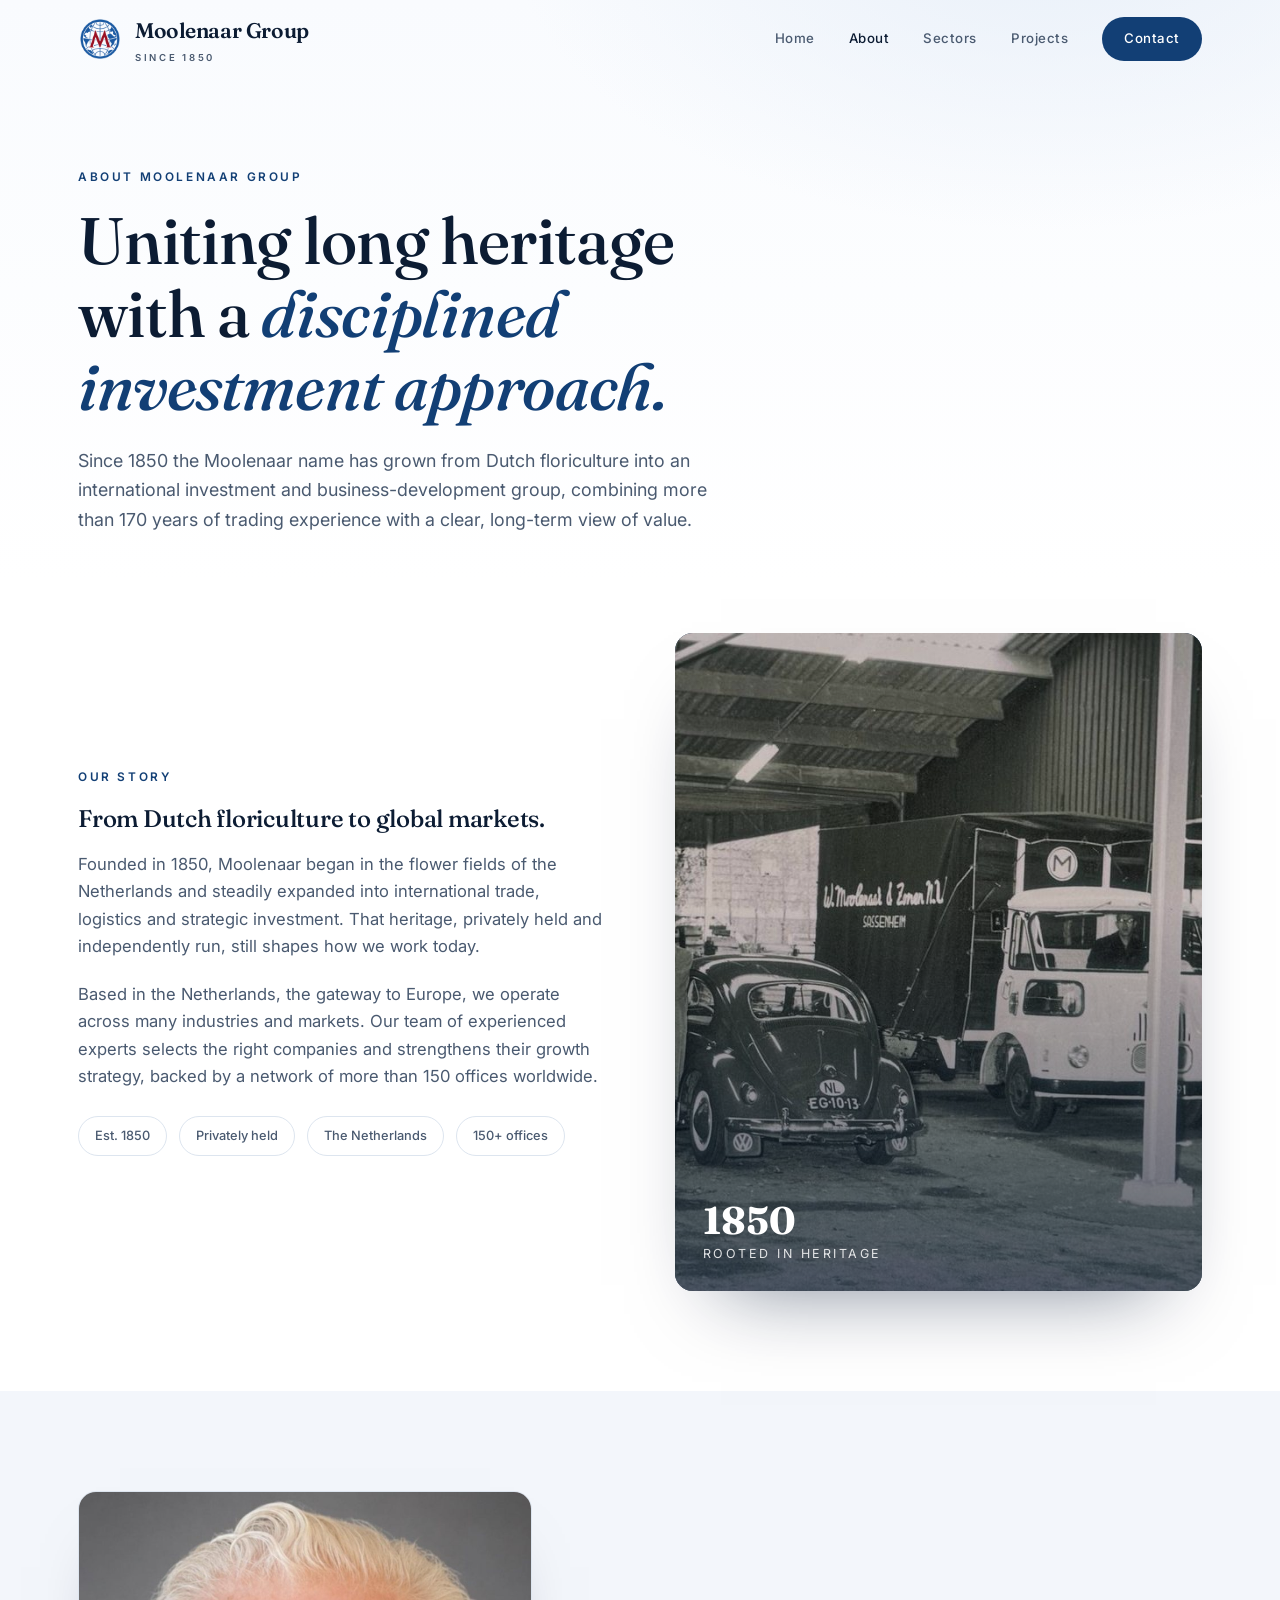
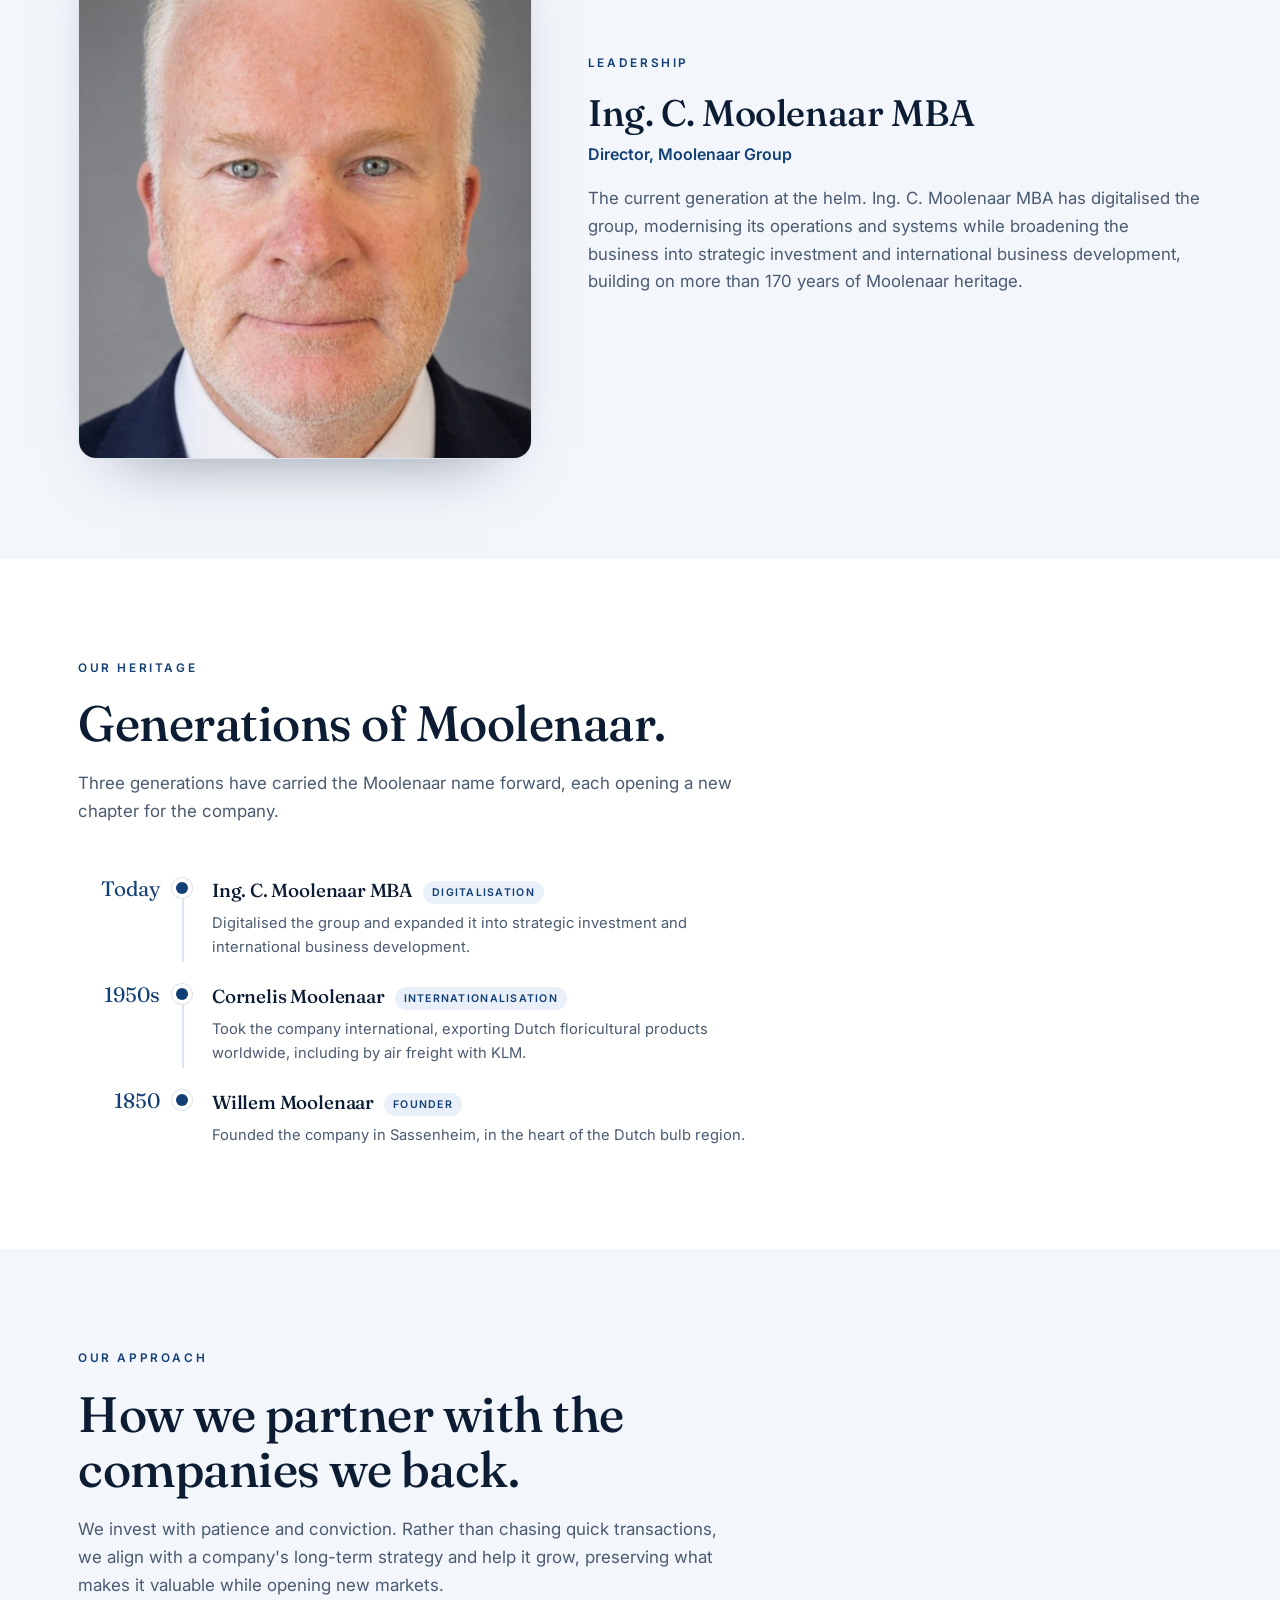
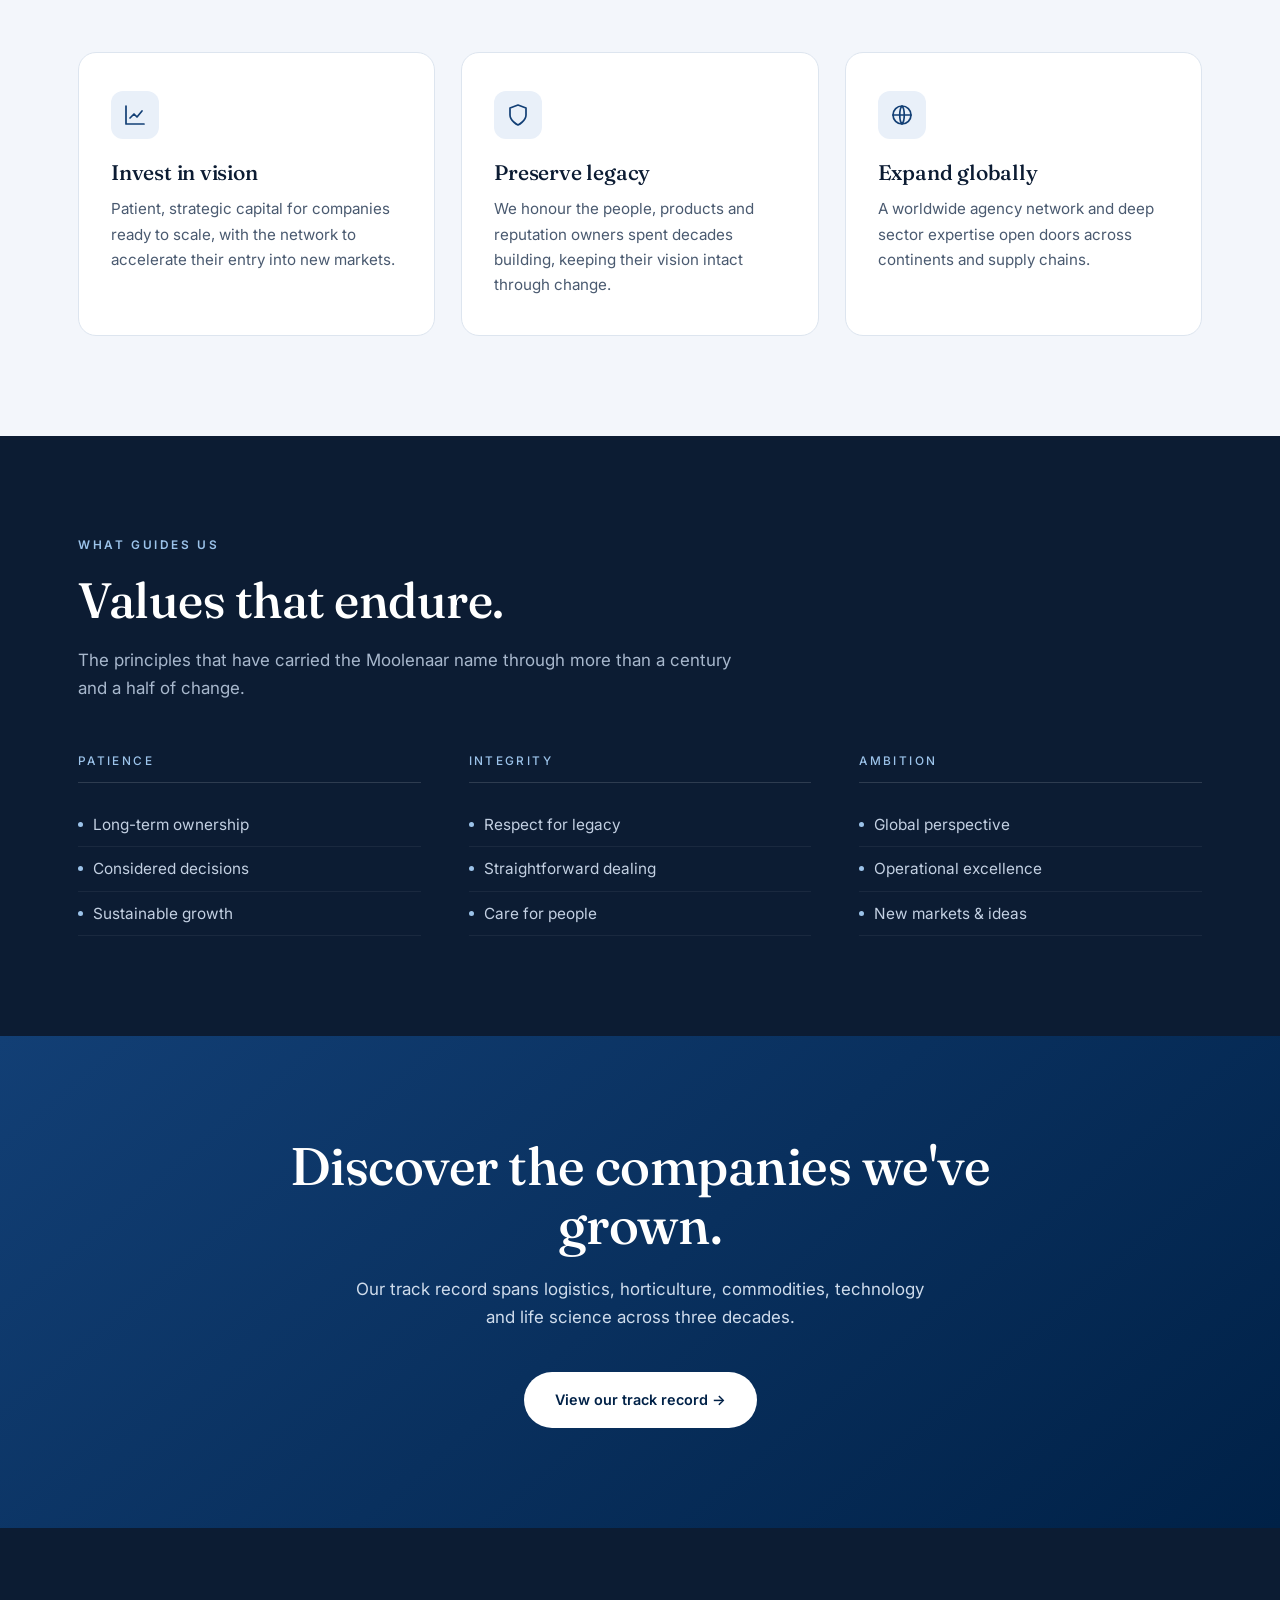
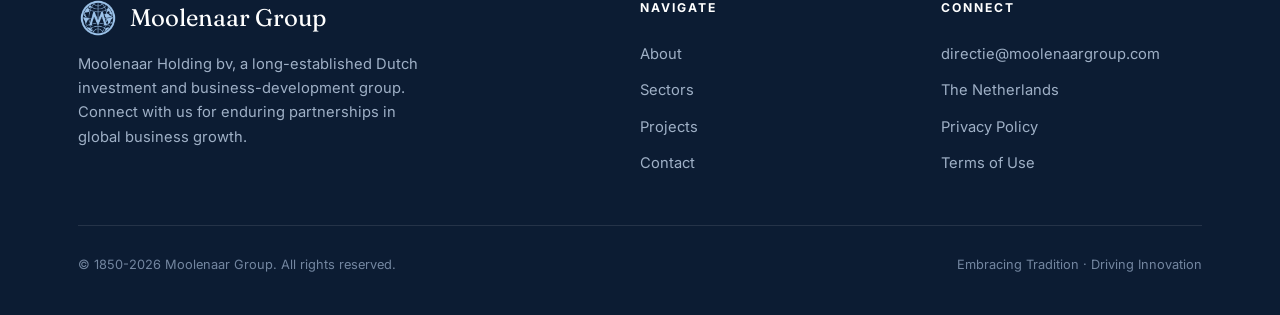
<file: about.html>
<!DOCTYPE html>
<html lang="en">
<head>
<meta charset="UTF-8">
<meta name="viewport" content="width=device-width, initial-scale=1.0">
<title>About | Moolenaar Group</title>
<meta name="description" content="Moolenaar Group is a Dutch investment and business-development group established in 1850, uniting long heritage with a disciplined, long-term investment approach.">
<link rel="preconnect" href="https://fonts.googleapis.com">
<link rel="preconnect" href="https://fonts.gstatic.com" crossorigin>
<link href="https://fonts.googleapis.com/css2?family=Fraunces:opsz,wght@9..144,400;9..144,500;9..144,600&family=Inter:wght@300;400;500;600;700&display=swap" rel="stylesheet">
<link rel="stylesheet" href="styles.css">
<link rel="icon" type="image/png" href="logo-color.png">
<noscript><style>.reveal{opacity:1!important;transform:none!important}</style></noscript>
</head>
<body>

<header id="hdr">
  <div class="wrap nav">
    <a href="index.html" class="brand">
      <span class="logo" aria-hidden="true"></span>
      <span>Moolenaar Group<small>Since 1850</small></span>
    </a>
    <nav class="menu" id="menu">
      <a href="index.html">Home</a>
      <a href="about.html" class="active">About</a>
      <a href="sectors.html">Sectors</a>
      <a href="projects.html">Projects</a>
      <a class="cta" href="contact.html">Contact</a>
    </nav>
    <button class="burger" id="burger" aria-label="Menu"><span></span><span></span><span></span></button>
  </div>
</header>

<section class="page-hero">
  <div class="wrap">
    <div class="eyebrow reveal">About Moolenaar Group</div>
    <h1 class="reveal">Uniting long heritage with a <em>disciplined investment approach.</em></h1>
    <p class="reveal">Since 1850 the Moolenaar name has grown from Dutch floriculture into an international investment and business-development group, combining more than 170 years of trading experience with a clear, long-term view of value.</p>
  </div>
</section>

<!-- STORY -->
<section>
  <div class="wrap feature">
    <div class="reveal">
      <div class="eyebrow">Our story</div>
      <h2>From Dutch floriculture to global markets.</h2>
      <p>Founded in 1850, Moolenaar began in the flower fields of the Netherlands and steadily expanded into international trade, logistics and strategic investment. That heritage, privately held and independently run, still shapes how we work today.</p>
      <p>Based in the Netherlands, the gateway to Europe, we operate across many industries and markets. Our team of experienced experts selects the right companies and strengthens their growth strategy, backed by a network of more than 150 offices worldwide.</p>
      <div class="pillars">
        <span class="pill">Est. 1850</span>
        <span class="pill">Privately held</span>
        <span class="pill">The Netherlands</span>
        <span class="pill">150+ offices</span>
      </div>
    </div>
    <div class="feature-visual reveal">
      <img src="history-founding.jpg" alt="W. Moolenaar &amp; Zonen N.V., Sassenheim" loading="lazy">
      <div class="est"><b>1850</b><span>Rooted in heritage</span></div>
    </div>
  </div>
</section>

<!-- LEADERSHIP -->
<section class="alt">
  <div class="wrap leader">
    <div class="leader-photo reveal">
      <img src="team-cmoolenaar.jpg" alt="Ing. C. Moolenaar MBA, director of Moolenaar Group" loading="lazy">
    </div>
    <div class="reveal">
      <div class="eyebrow">Leadership</div>
      <h3>Ing. C. Moolenaar MBA</h3>
      <div class="title">Director, Moolenaar Group</div>
      <p>The current generation at the helm. Ing. C. Moolenaar MBA has digitalised the group, modernising its operations and systems while broadening the business into strategic investment and international business development, building on more than 170 years of Moolenaar heritage.</p>
    </div>
  </div>
</section>

<!-- HERITAGE TIMELINE -->
<section>
  <div class="wrap">
    <div class="sec-head reveal">
      <div class="eyebrow">Our heritage</div>
      <h2>Generations of Moolenaar.</h2>
      <p>Three generations have carried the Moolenaar name forward, each opening a new chapter for the company.</p>
    </div>
    <div class="timeline">
      <div class="tl reveal">
        <div class="tl-year">Today</div>
        <div class="tl-body">
          <h3>Ing. C. Moolenaar MBA</h3><span class="tl-role">Digitalisation</span>
          <p>Digitalised the group and expanded it into strategic investment and international business development.</p>
        </div>
      </div>
      <div class="tl reveal">
        <div class="tl-year">1950s</div>
        <div class="tl-body">
          <h3>Cornelis Moolenaar</h3><span class="tl-role">Internationalisation</span>
          <p>Took the company international, exporting Dutch floricultural products worldwide, including by air freight with KLM.</p>
        </div>
      </div>
      <div class="tl reveal">
        <div class="tl-year">1850</div>
        <div class="tl-body">
          <h3>Willem Moolenaar</h3><span class="tl-role">Founder</span>
          <p>Founded the company in Sassenheim, in the heart of the Dutch bulb region.</p>
        </div>
      </div>
    </div>
  </div>
</section>

<!-- APPROACH -->
<section class="alt">
  <div class="wrap">
    <div class="sec-head reveal">
      <div class="eyebrow">Our approach</div>
      <h2>How we partner with the companies we back.</h2>
      <p>We invest with patience and conviction. Rather than chasing quick transactions, we align with a company's long-term strategy and help it grow, preserving what makes it valuable while opening new markets.</p>
    </div>
    <div class="cards3">
      <div class="card reveal">
        <div class="ico"><svg width="24" height="24" viewBox="0 0 24 24" fill="none" stroke="currentColor" stroke-width="1.7" stroke-linecap="round" stroke-linejoin="round"><path d="M3 3v18h18"/><path d="m7 15 4-4 3 3 5-6"/></svg></div>
        <h3>Invest in vision</h3>
        <p>Patient, strategic capital for companies ready to scale, with the network to accelerate their entry into new markets.</p>
      </div>
      <div class="card reveal">
        <div class="ico"><svg width="24" height="24" viewBox="0 0 24 24" fill="none" stroke="currentColor" stroke-width="1.7" stroke-linecap="round" stroke-linejoin="round"><path d="M12 22s8-4 8-10V5l-8-3-8 3v7c0 6 8 10 8 10Z"/></svg></div>
        <h3>Preserve legacy</h3>
        <p>We honour the people, products and reputation owners spent decades building, keeping their vision intact through change.</p>
      </div>
      <div class="card reveal">
        <div class="ico"><svg width="24" height="24" viewBox="0 0 24 24" fill="none" stroke="currentColor" stroke-width="1.7" stroke-linecap="round" stroke-linejoin="round"><circle cx="12" cy="12" r="9"/><path d="M3 12h18M12 3c3 3 3 15 0 18M12 3c-3 3-3 15 0 18"/></svg></div>
        <h3>Expand globally</h3>
        <p>A worldwide agency network and deep sector expertise open doors across continents and supply chains.</p>
      </div>
    </div>
  </div>
</section>

<!-- VALUES -->
<section class="dark">
  <div class="wrap">
    <div class="sec-head reveal">
      <div class="eyebrow">What guides us</div>
      <h2>Values that endure.</h2>
      <p>The principles that have carried the Moolenaar name through more than a century and a half of change.</p>
    </div>
    <div class="exp-cols">
      <div class="exp-col reveal">
        <h4>Patience</h4>
        <ul><li>Long-term ownership</li><li>Considered decisions</li><li>Sustainable growth</li></ul>
      </div>
      <div class="exp-col reveal">
        <h4>Integrity</h4>
        <ul><li>Respect for legacy</li><li>Straightforward dealing</li><li>Care for people</li></ul>
      </div>
      <div class="exp-col reveal">
        <h4>Ambition</h4>
        <ul><li>Global perspective</li><li>Operational excellence</li><li>New markets &amp; ideas</li></ul>
      </div>
    </div>
  </div>
</section>

<!-- CTA -->
<section class="cta-band">
  <div class="wrap reveal">
    <h2>Discover the companies we've grown.</h2>
    <p>Our track record spans logistics, horticulture, commodities, technology and life science across three decades.</p>
    <a class="btn btn-primary" href="projects.html">View our track record →</a>
  </div>
</section>

<footer>
  <div class="wrap">
    <div class="foot-top">
      <div>
        <div class="foot-brand">
          <span class="logo" aria-hidden="true"></span>
          Moolenaar Group
        </div>
        <p>Moolenaar Holding bv, a long-established Dutch investment and business-development group. Connect with us for enduring partnerships in global business growth.</p>
      </div>
      <div class="foot-col">
        <h5>Navigate</h5>
        <a href="about.html">About</a>
        <a href="sectors.html">Sectors</a>
        <a href="projects.html">Projects</a>
        <a href="contact.html">Contact</a>
      </div>
      <div class="foot-col">
        <h5>Connect</h5>
        <a href="mailto:directie@moolenaargroup.com">directie@moolenaargroup.com</a>
        <a href="contact.html">The Netherlands</a>
        <a href="#">Privacy Policy</a>
        <a href="#">Terms of Use</a>
      </div>
    </div>
    <div class="foot-bottom">
      <span>© 1850-2026 Moolenaar Group. All rights reserved.</span>
      <span>Embracing Tradition · Driving Innovation</span>
    </div>
  </div>
</footer>

<script src="script.js"></script>
</body>
</html>
</file>
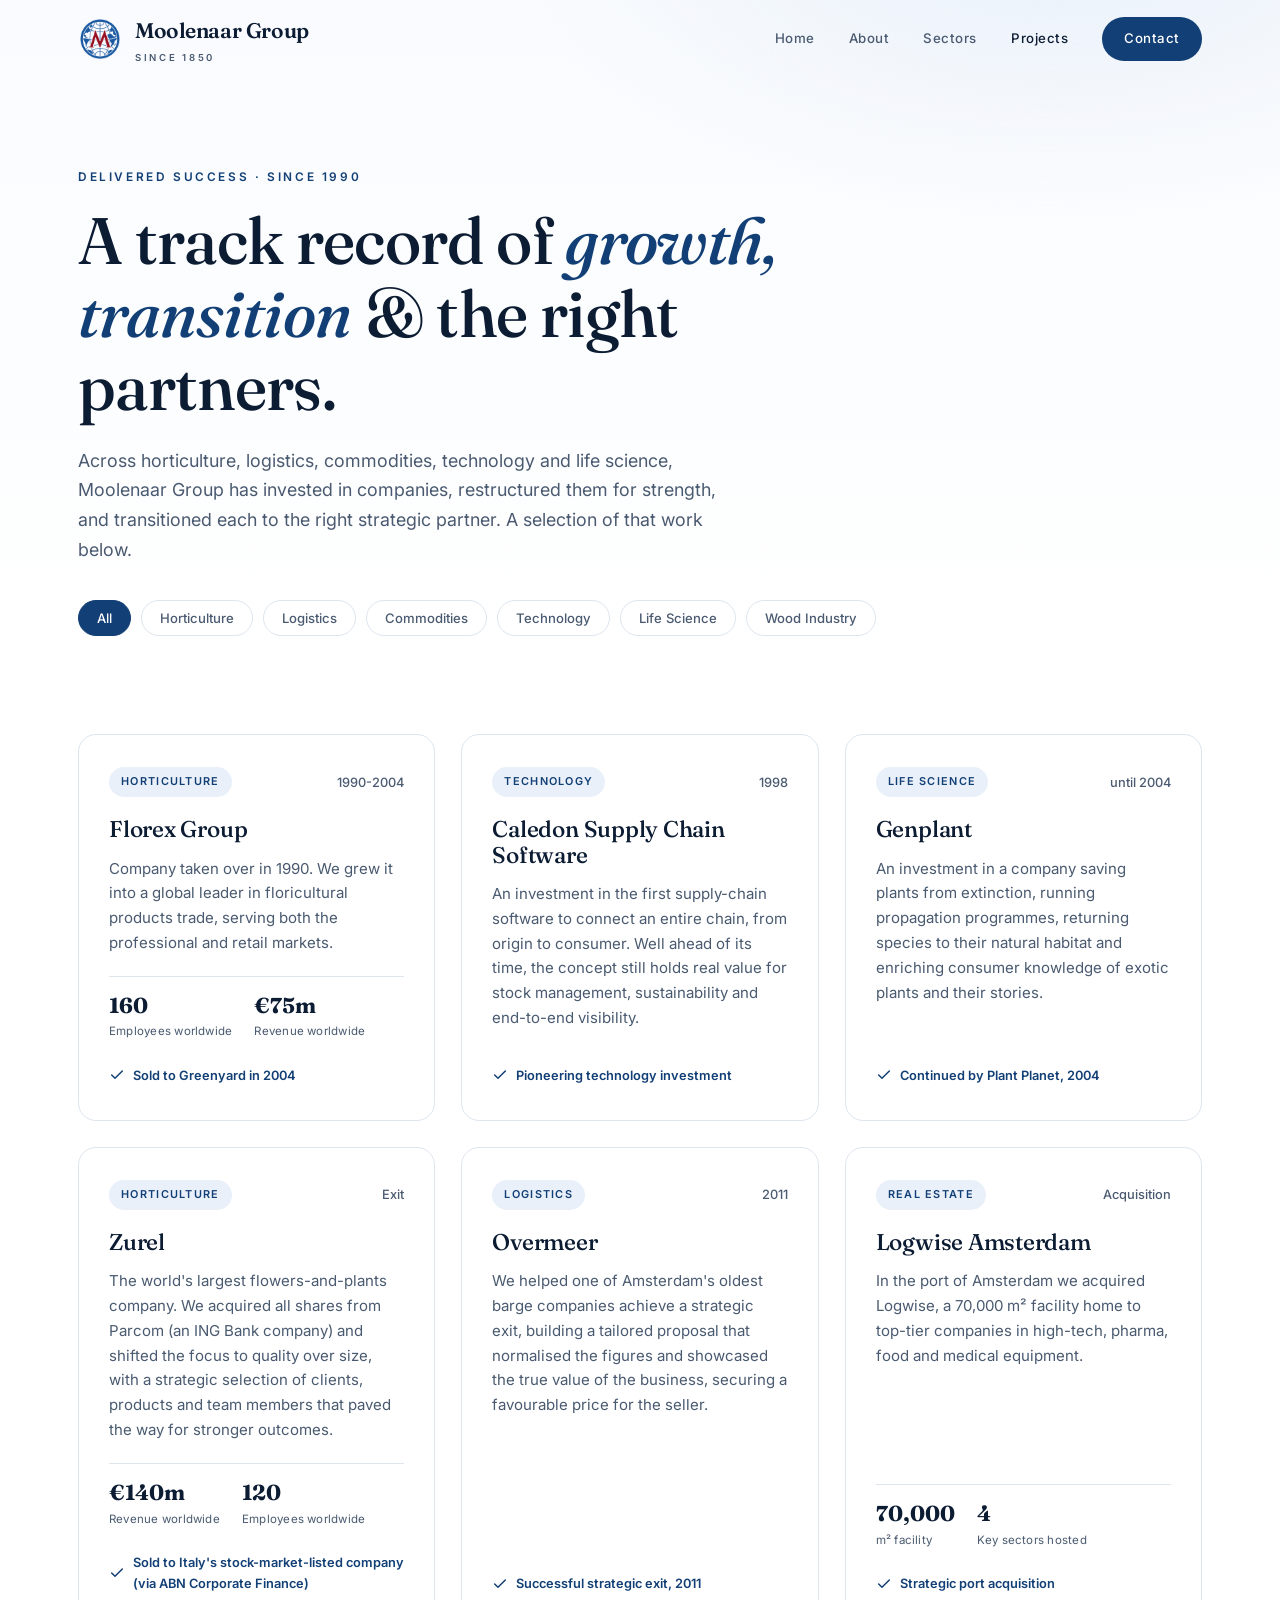
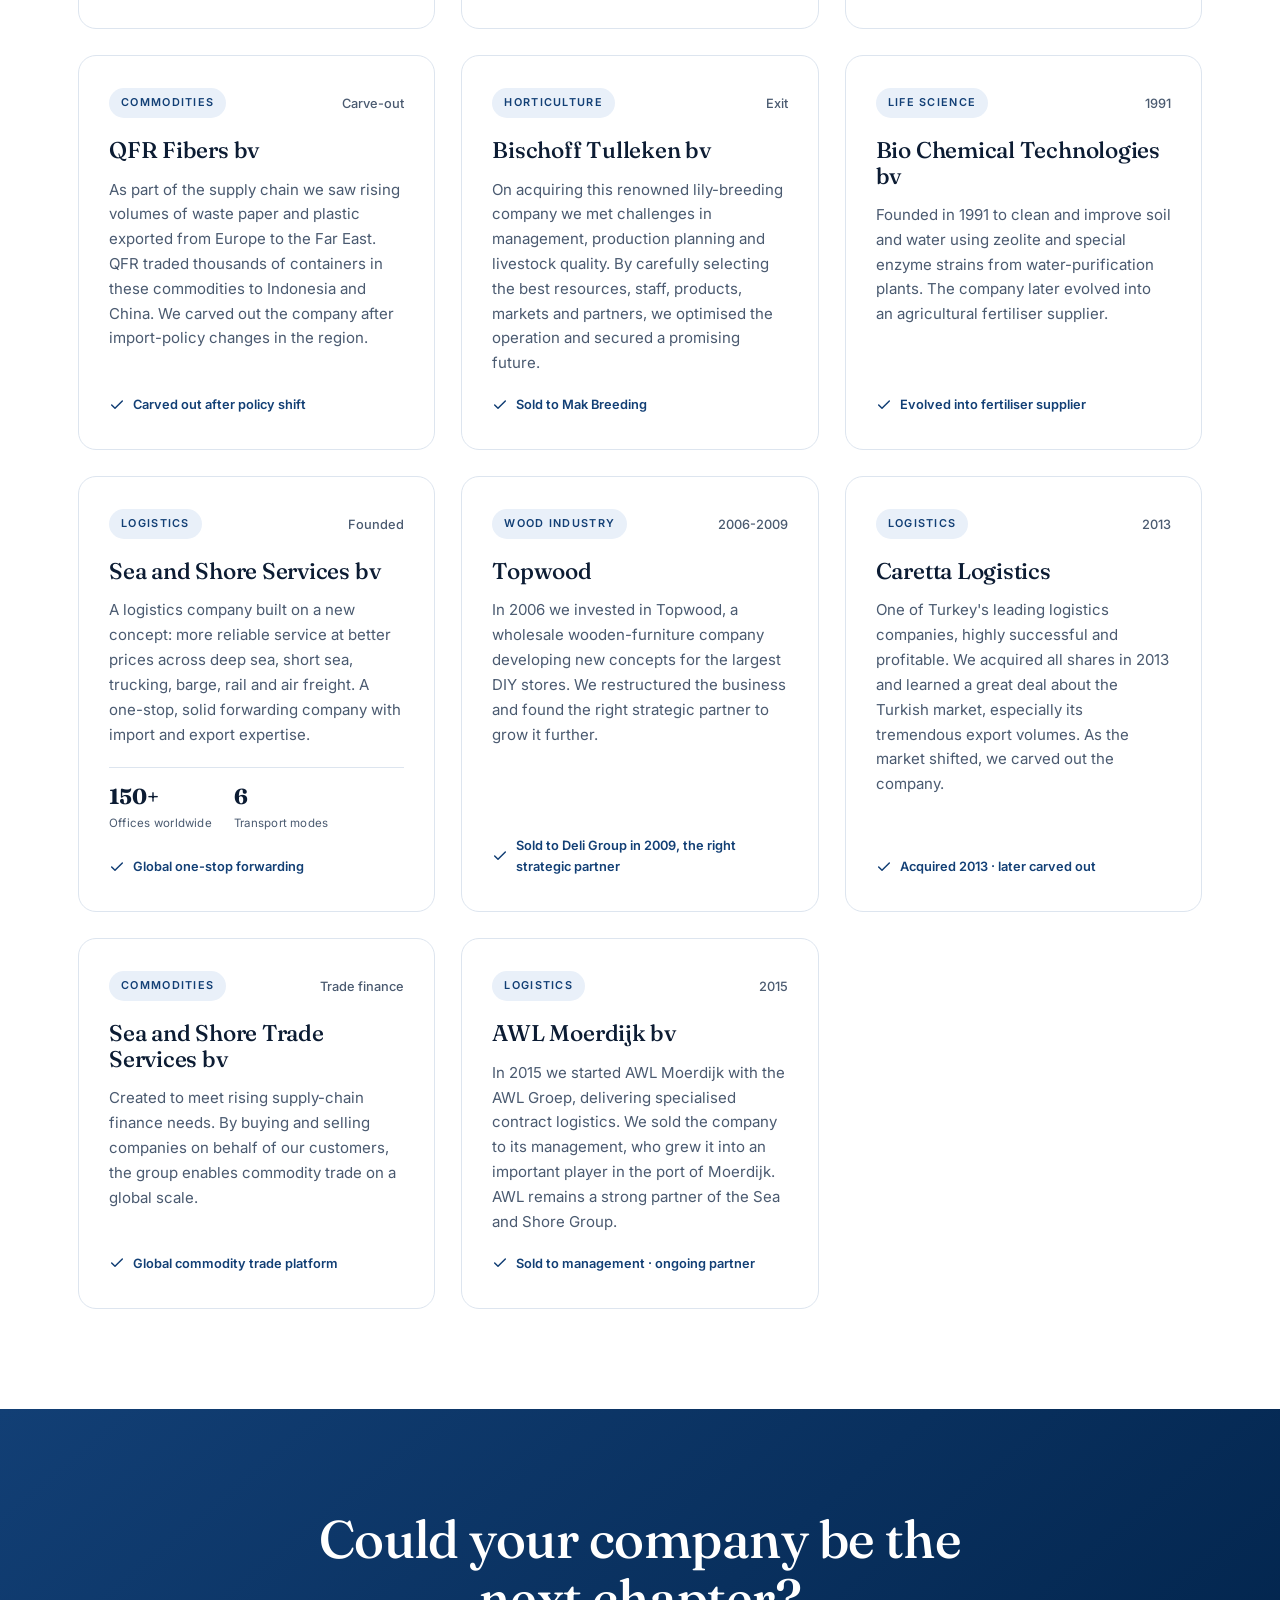
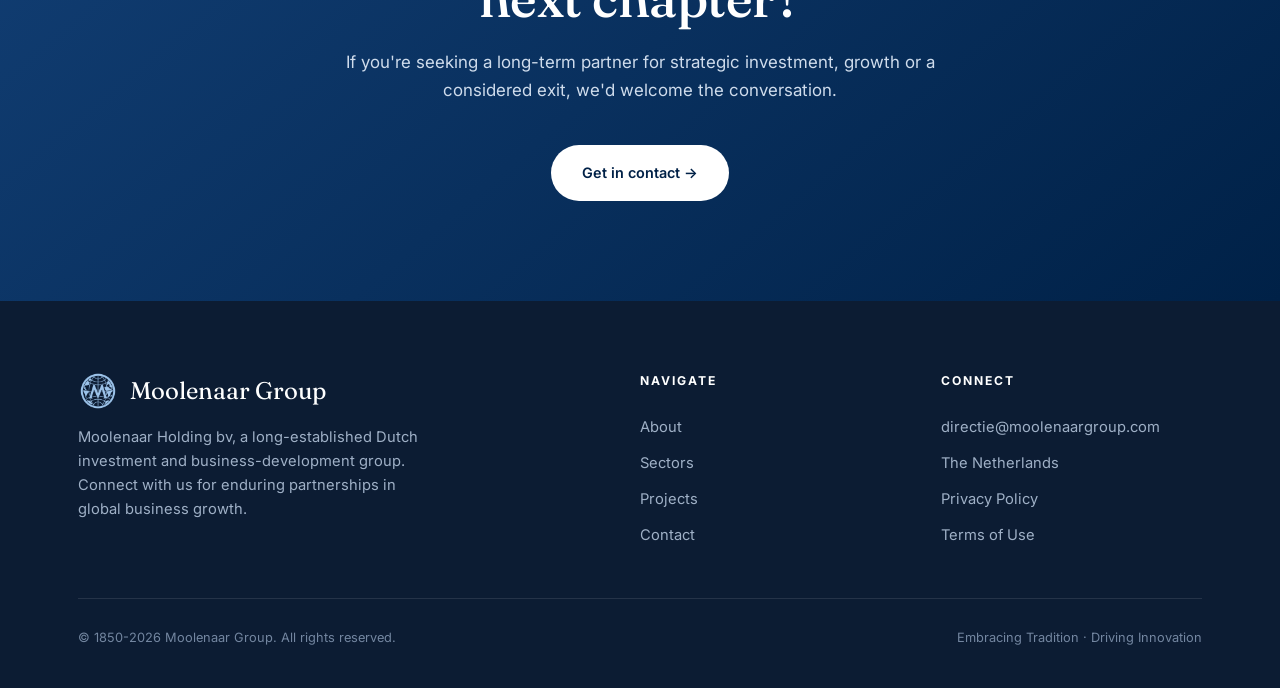
<file: projects.html>
<!DOCTYPE html>
<html lang="en">
<head>
<meta charset="UTF-8">
<meta name="viewport" content="width=device-width, initial-scale=1.0">
<title>Track Record | Moolenaar Group</title>
<meta name="description" content="A selection of companies Moolenaar Group has invested in, grown and successfully transitioned to the right strategic partners since 1990.">
<link rel="preconnect" href="https://fonts.googleapis.com">
<link rel="preconnect" href="https://fonts.gstatic.com" crossorigin>
<link href="https://fonts.googleapis.com/css2?family=Fraunces:opsz,wght@9..144,400;9..144,500;9..144,600&family=Inter:wght@300;400;500;600;700&display=swap" rel="stylesheet">
<link rel="stylesheet" href="styles.css">
<link rel="icon" type="image/png" href="logo-color.png">
<noscript><style>.reveal{opacity:1!important;transform:none!important}</style></noscript>
</head>
<body>

<header id="hdr">
  <div class="wrap nav">
    <a href="index.html" class="brand">
      <span class="logo" aria-hidden="true"></span>
      <span>Moolenaar Group<small>Since 1850</small></span>
    </a>
    <nav class="menu" id="menu">
      <a href="index.html">Home</a>
      <a href="about.html">About</a>
      <a href="sectors.html">Sectors</a>
      <a href="projects.html" class="active">Projects</a>
      <a class="cta" href="contact.html">Contact</a>
    </nav>
    <button class="burger" id="burger" aria-label="Menu"><span></span><span></span><span></span></button>
  </div>
</header>

<section class="page-hero">
  <div class="wrap">
    <div class="eyebrow reveal">Delivered success · Since 1990</div>
    <h1 class="reveal">A track record of <em>growth, transition</em> &amp; the right partners.</h1>
    <p class="reveal">Across horticulture, logistics, commodities, technology and life science, Moolenaar Group has invested in companies, restructured them for strength, and transitioned each to the right strategic partner. A selection of that work below.</p>
    <div class="filters reveal" id="filters">
      <button class="active" data-f="all">All</button>
      <button data-f="Horticulture">Horticulture</button>
      <button data-f="Logistics">Logistics</button>
      <button data-f="Commodities">Commodities</button>
      <button data-f="Technology">Technology</button>
      <button data-f="Life Science">Life Science</button>
      <button data-f="Wood Industry">Wood Industry</button>
    </div>
  </div>
</section>

<section>
  <div class="wrap">
    <div class="grid" id="grid">

      <article class="proj reveal" data-cat="Horticulture">
        <div class="top"><span class="tag">Horticulture</span><span class="yr">1990-2004</span></div>
        <h3>Florex Group</h3>
        <p>Company taken over in 1990. We grew it into a global leader in floricultural products trade, serving both the professional and retail markets.</p>
        <div class="metrics">
          <div class="m"><b>160</b><span>Employees worldwide</span></div>
          <div class="m"><b>€75m</b><span>Revenue worldwide</span></div>
        </div>
        <div class="outcome"><svg width="16" height="16" viewBox="0 0 24 24" fill="none" stroke="currentColor" stroke-width="2.2" stroke-linecap="round" stroke-linejoin="round"><path d="M20 6 9 17l-5-5"/></svg> Sold to Greenyard in 2004</div>
      </article>

      <article class="proj reveal" data-cat="Technology">
        <div class="top"><span class="tag">Technology</span><span class="yr">1998</span></div>
        <h3>Caledon Supply Chain Software</h3>
        <p>An investment in the first supply-chain software to connect an entire chain, from origin to consumer. Well ahead of its time, the concept still holds real value for stock management, sustainability and end-to-end visibility.</p>
        <div class="outcome"><svg width="16" height="16" viewBox="0 0 24 24" fill="none" stroke="currentColor" stroke-width="2.2" stroke-linecap="round" stroke-linejoin="round"><path d="M20 6 9 17l-5-5"/></svg> Pioneering technology investment</div>
      </article>

      <article class="proj reveal" data-cat="Life Science">
        <div class="top"><span class="tag">Life Science</span><span class="yr">until 2004</span></div>
        <h3>Genplant</h3>
        <p>An investment in a company saving plants from extinction, running propagation programmes, returning species to their natural habitat and enriching consumer knowledge of exotic plants and their stories.</p>
        <div class="outcome"><svg width="16" height="16" viewBox="0 0 24 24" fill="none" stroke="currentColor" stroke-width="2.2" stroke-linecap="round" stroke-linejoin="round"><path d="M20 6 9 17l-5-5"/></svg> Continued by Plant Planet, 2004</div>
      </article>

      <article class="proj reveal" data-cat="Horticulture">
        <div class="top"><span class="tag">Horticulture</span><span class="yr">Exit</span></div>
        <h3>Zurel</h3>
        <p>The world's largest flowers-and-plants company. We acquired all shares from Parcom (an ING Bank company) and shifted the focus to quality over size, with a strategic selection of clients, products and team members that paved the way for stronger outcomes.</p>
        <div class="metrics">
          <div class="m"><b>€140m</b><span>Revenue worldwide</span></div>
          <div class="m"><b>120</b><span>Employees worldwide</span></div>
        </div>
        <div class="outcome"><svg width="16" height="16" viewBox="0 0 24 24" fill="none" stroke="currentColor" stroke-width="2.2" stroke-linecap="round" stroke-linejoin="round"><path d="M20 6 9 17l-5-5"/></svg> Sold to Italy's stock-market-listed company (via ABN Corporate Finance)</div>
      </article>

      <article class="proj reveal" data-cat="Logistics">
        <div class="top"><span class="tag">Logistics</span><span class="yr">2011</span></div>
        <h3>Overmeer</h3>
        <p>We helped one of Amsterdam's oldest barge companies achieve a strategic exit, building a tailored proposal that normalised the figures and showcased the true value of the business, securing a favourable price for the seller.</p>
        <div class="outcome"><svg width="16" height="16" viewBox="0 0 24 24" fill="none" stroke="currentColor" stroke-width="2.2" stroke-linecap="round" stroke-linejoin="round"><path d="M20 6 9 17l-5-5"/></svg> Successful strategic exit, 2011</div>
      </article>

      <article class="proj reveal" data-cat="Logistics">
        <div class="top"><span class="tag">Real Estate</span><span class="yr">Acquisition</span></div>
        <h3>Logwise Amsterdam</h3>
        <p>In the port of Amsterdam we acquired Logwise, a 70,000 m² facility home to top-tier companies in high-tech, pharma, food and medical equipment.</p>
        <div class="metrics">
          <div class="m"><b>70,000</b><span>m² facility</span></div>
          <div class="m"><b>4</b><span>Key sectors hosted</span></div>
        </div>
        <div class="outcome"><svg width="16" height="16" viewBox="0 0 24 24" fill="none" stroke="currentColor" stroke-width="2.2" stroke-linecap="round" stroke-linejoin="round"><path d="M20 6 9 17l-5-5"/></svg> Strategic port acquisition</div>
      </article>

      <article class="proj reveal" data-cat="Commodities">
        <div class="top"><span class="tag">Commodities</span><span class="yr">Carve-out</span></div>
        <h3>QFR Fibers bv</h3>
        <p>As part of the supply chain we saw rising volumes of waste paper and plastic exported from Europe to the Far East. QFR traded thousands of containers in these commodities to Indonesia and China. We carved out the company after import-policy changes in the region.</p>
        <div class="outcome"><svg width="16" height="16" viewBox="0 0 24 24" fill="none" stroke="currentColor" stroke-width="2.2" stroke-linecap="round" stroke-linejoin="round"><path d="M20 6 9 17l-5-5"/></svg> Carved out after policy shift</div>
      </article>

      <article class="proj reveal" data-cat="Horticulture">
        <div class="top"><span class="tag">Horticulture</span><span class="yr">Exit</span></div>
        <h3>Bischoff Tulleken bv</h3>
        <p>On acquiring this renowned lily-breeding company we met challenges in management, production planning and livestock quality. By carefully selecting the best resources, staff, products, markets and partners, we optimised the operation and secured a promising future.</p>
        <div class="outcome"><svg width="16" height="16" viewBox="0 0 24 24" fill="none" stroke="currentColor" stroke-width="2.2" stroke-linecap="round" stroke-linejoin="round"><path d="M20 6 9 17l-5-5"/></svg> Sold to Mak Breeding</div>
      </article>

      <article class="proj reveal" data-cat="Life Science">
        <div class="top"><span class="tag">Life Science</span><span class="yr">1991</span></div>
        <h3>Bio Chemical Technologies bv</h3>
        <p>Founded in 1991 to clean and improve soil and water using zeolite and special enzyme strains from water-purification plants. The company later evolved into an agricultural fertiliser supplier.</p>
        <div class="outcome"><svg width="16" height="16" viewBox="0 0 24 24" fill="none" stroke="currentColor" stroke-width="2.2" stroke-linecap="round" stroke-linejoin="round"><path d="M20 6 9 17l-5-5"/></svg> Evolved into fertiliser supplier</div>
      </article>

      <article class="proj reveal" data-cat="Logistics">
        <div class="top"><span class="tag">Logistics</span><span class="yr">Founded</span></div>
        <h3>Sea and Shore Services bv</h3>
        <p>A logistics company built on a new concept: more reliable service at better prices across deep sea, short sea, trucking, barge, rail and air freight. A one-stop, solid forwarding company with import and export expertise.</p>
        <div class="metrics">
          <div class="m"><b>150+</b><span>Offices worldwide</span></div>
          <div class="m"><b>6</b><span>Transport modes</span></div>
        </div>
        <div class="outcome"><svg width="16" height="16" viewBox="0 0 24 24" fill="none" stroke="currentColor" stroke-width="2.2" stroke-linecap="round" stroke-linejoin="round"><path d="M20 6 9 17l-5-5"/></svg> Global one-stop forwarding</div>
      </article>

      <article class="proj reveal" data-cat="Wood Industry">
        <div class="top"><span class="tag">Wood Industry</span><span class="yr">2006-2009</span></div>
        <h3>Topwood</h3>
        <p>In 2006 we invested in Topwood, a wholesale wooden-furniture company developing new concepts for the largest DIY stores. We restructured the business and found the right strategic partner to grow it further.</p>
        <div class="outcome"><svg width="16" height="16" viewBox="0 0 24 24" fill="none" stroke="currentColor" stroke-width="2.2" stroke-linecap="round" stroke-linejoin="round"><path d="M20 6 9 17l-5-5"/></svg> Sold to Deli Group in 2009, the right strategic partner</div>
      </article>

      <article class="proj reveal" data-cat="Logistics">
        <div class="top"><span class="tag">Logistics</span><span class="yr">2013</span></div>
        <h3>Caretta Logistics</h3>
        <p>One of Turkey's leading logistics companies, highly successful and profitable. We acquired all shares in 2013 and learned a great deal about the Turkish market, especially its tremendous export volumes. As the market shifted, we carved out the company.</p>
        <div class="outcome"><svg width="16" height="16" viewBox="0 0 24 24" fill="none" stroke="currentColor" stroke-width="2.2" stroke-linecap="round" stroke-linejoin="round"><path d="M20 6 9 17l-5-5"/></svg> Acquired 2013 · later carved out</div>
      </article>

      <article class="proj reveal" data-cat="Commodities">
        <div class="top"><span class="tag">Commodities</span><span class="yr">Trade finance</span></div>
        <h3>Sea and Shore Trade Services bv</h3>
        <p>Created to meet rising supply-chain finance needs. By buying and selling companies on behalf of our customers, the group enables commodity trade on a global scale.</p>
        <div class="outcome"><svg width="16" height="16" viewBox="0 0 24 24" fill="none" stroke="currentColor" stroke-width="2.2" stroke-linecap="round" stroke-linejoin="round"><path d="M20 6 9 17l-5-5"/></svg> Global commodity trade platform</div>
      </article>

      <article class="proj reveal" data-cat="Logistics">
        <div class="top"><span class="tag">Logistics</span><span class="yr">2015</span></div>
        <h3>AWL Moerdijk bv</h3>
        <p>In 2015 we started AWL Moerdijk with the AWL Groep, delivering specialised contract logistics. We sold the company to its management, who grew it into an important player in the port of Moerdijk. AWL remains a strong partner of the Sea and Shore Group.</p>
        <div class="outcome"><svg width="16" height="16" viewBox="0 0 24 24" fill="none" stroke="currentColor" stroke-width="2.2" stroke-linecap="round" stroke-linejoin="round"><path d="M20 6 9 17l-5-5"/></svg> Sold to management · ongoing partner</div>
      </article>

    </div>
  </div>
</section>

<section class="cta-band">
  <div class="wrap reveal">
    <h2>Could your company be the next chapter?</h2>
    <p>If you're seeking a long-term partner for strategic investment, growth or a considered exit, we'd welcome the conversation.</p>
    <a class="btn btn-primary" href="contact.html">Get in contact →</a>
  </div>
</section>

<footer>
  <div class="wrap">
    <div class="foot-top">
      <div>
        <div class="foot-brand">
          <span class="logo" aria-hidden="true"></span>
          Moolenaar Group
        </div>
        <p>Moolenaar Holding bv, a long-established Dutch investment and business-development group. Connect with us for enduring partnerships in global business growth.</p>
      </div>
      <div class="foot-col">
        <h5>Navigate</h5>
        <a href="about.html">About</a>
        <a href="sectors.html">Sectors</a>
        <a href="projects.html">Projects</a>
        <a href="contact.html">Contact</a>
      </div>
      <div class="foot-col">
        <h5>Connect</h5>
        <a href="mailto:directie@moolenaargroup.com">directie@moolenaargroup.com</a>
        <a href="contact.html">The Netherlands</a>
        <a href="#">Privacy Policy</a>
        <a href="#">Terms of Use</a>
      </div>
    </div>
    <div class="foot-bottom">
      <span>© 1850-2026 Moolenaar Group. All rights reserved.</span>
      <span>Embracing Tradition · Driving Innovation</span>
    </div>
  </div>
</footer>

<script src="script.js"></script>
</body>
</html>
</file>
<file: styles.css>
/* ============================================================
   Moolenaar Group — shared stylesheet (Oxford blue)
   ============================================================ */
:root{
  --bg:#ffffff;
  --bg-alt:#f3f6fb;
  --ink:#0c1c33;
  --ink-soft:#4a5a70;
  --line:#dde5ef;
  --blue:#123f75;          /* primary */
  --blue-dark:#002147;     /* Oxford blue — hero & dark sections */
  --blue-soft:#e9f0f9;
  --accent:#3f7cc0;        /* brighter accent */
  --accent-light:#9cc3ea;  /* light accent on dark */
  --maxw:1180px;
  --radius:18px;
}
*{box-sizing:border-box;margin:0;padding:0}
html{scroll-behavior:smooth}
body{
  font-family:'Inter',system-ui,-apple-system,sans-serif;
  color:var(--ink);background:var(--bg);line-height:1.65;
  -webkit-font-smoothing:antialiased;overflow-x:hidden;
  -webkit-text-size-adjust:100%;text-size-adjust:100%;
  -webkit-tap-highlight-color:transparent;
}
h1,h2,h3,h4{font-family:'Fraunces',Georgia,serif;font-weight:500;line-height:1.12;letter-spacing:-.01em}
a{color:inherit;text-decoration:none}
img{max-width:100%;display:block}
.wrap{max-width:var(--maxw);margin:0 auto;padding:0 28px}
.eyebrow{font-family:'Inter';font-size:.74rem;font-weight:600;letter-spacing:.22em;text-transform:uppercase;color:var(--blue);margin-bottom:18px}

/* ---------- Buttons ---------- */
.btn{display:inline-flex;align-items:center;gap:10px;padding:15px 30px;border-radius:100px;font-weight:600;font-size:.9rem;transition:.25s;cursor:pointer;border:1px solid transparent}
.btn-primary{background:var(--blue);color:#fff}
.btn-primary:hover{background:var(--blue-dark);transform:translateY(-2px);box-shadow:0 14px 30px -12px rgba(18,63,117,.55)}
.btn-ghost{border-color:var(--line);color:var(--ink)}
.btn-ghost:hover{border-color:var(--blue);color:var(--blue)}

/* ---------- Header ---------- */
header{position:fixed;top:0;left:0;right:0;z-index:100;transition:.35s ease;background:rgba(255,255,255,0);border-bottom:1px solid transparent}
header.scrolled{background:rgba(255,255,255,.9);-webkit-backdrop-filter:blur(14px);backdrop-filter:blur(14px);border-bottom:1px solid var(--line)}
.nav{display:flex;align-items:center;justify-content:space-between;height:78px}
.brand{display:flex;align-items:center;gap:13px;font-family:'Fraunces';font-size:1.32rem;font-weight:600;letter-spacing:-.02em}
.logo{display:inline-block;width:40px;height:40px;flex:none;color:var(--blue);background-color:currentColor;-webkit-mask:url(logo-icon.png) center/contain no-repeat;mask:url(logo-icon.png) center/contain no-repeat}
.wordmark .logo{color:#cfe0f4}
footer .logo{color:var(--accent-light)}
/* header nav uses the full-colour logo on a transparent background (not the mask) */
.brand .logo{width:44px;height:44px;-webkit-mask:none;mask:none;background:url(logo-color.png) center/contain no-repeat}
.brand small{display:block;font-family:'Inter';font-size:.6rem;font-weight:600;letter-spacing:.28em;text-transform:uppercase;color:var(--ink-soft);margin-top:2px}
.menu{display:flex;gap:34px;align-items:center}
.menu a{font-size:.83rem;font-weight:500;letter-spacing:.04em;color:var(--ink-soft);transition:.2s}
.menu a:hover,.menu a.active{color:var(--ink)}
.menu a.cta{background:var(--blue);color:#fff;padding:11px 22px;border-radius:100px}
.menu a.cta:hover{background:var(--blue-dark)}
.burger{display:none;flex-direction:column;gap:5px;cursor:pointer;background:none;border:0;padding:11px;margin:-11px;-webkit-tap-highlight-color:transparent}
.burger span{width:24px;height:2px;background:var(--ink);transition:.3s}

/* header sitting over a dark hero (home) */
header.on-dark:not(.scrolled) .brand{color:#fff}
header.on-dark:not(.scrolled) .brand small{color:rgba(255,255,255,.78)}
header.on-dark:not(.scrolled) .brand .logo{color:#dbe8f7}
header.on-dark:not(.scrolled) .burger span{background:#fff}
@media(min-width:901px){
  header.on-dark:not(.scrolled) .menu a{color:rgba(255,255,255,.85)}
  header.on-dark:not(.scrolled) .menu a:hover,header.on-dark:not(.scrolled) .menu a.active{color:#fff}
  header.on-dark:not(.scrolled) .menu a.cta{background:#fff;color:var(--blue-dark)}
  header.on-dark:not(.scrolled) .menu a.cta:hover{background:#eaf1fb}
}

/* ---------- Page hero (inner pages) ---------- */
.page-hero{padding:168px 0 46px;background:
  radial-gradient(900px 500px at 82% -12%, var(--blue-soft) 0%, rgba(233,240,249,0) 60%),
  linear-gradient(180deg,#f9fbfe,#fff)}
.page-hero .eyebrow{margin-bottom:16px}
.page-hero h1{font-size:clamp(2.4rem,5.4vw,4.1rem);max-width:17ch}
.page-hero h1 em{font-style:italic;color:var(--blue)}
.page-hero p{font-size:1.12rem;color:var(--ink-soft);max-width:60ch;margin-top:22px}
/* tighten the first content section directly under an inner-page hero */
.page-hero + section{padding-top:52px}

/* ---------- Home hero ---------- */
.hero{position:relative;padding:174px 0 0;overflow:hidden;color:#eaf1fb;border-bottom:1px solid rgba(255,255,255,.09)}
.hero-bg{position:absolute;inset:0;z-index:-2;background:
  radial-gradient(1150px 640px at 82% -6%, #15406c 0%, rgba(21,64,108,0) 58%),
  radial-gradient(900px 720px at -6% 108%, #061c3a 0%, rgba(6,28,58,0) 55%),
  linear-gradient(180deg,#002147 0%, #001630 100%)}
.hero::before{content:"";position:absolute;inset:0;z-index:-1;pointer-events:none;
  background-image:radial-gradient(rgba(255,255,255,.055) 1px, transparent 1.4px);
  background-size:24px 24px;
  -webkit-mask-image:linear-gradient(180deg,rgba(0,0,0,.85),transparent 66%);
  mask-image:linear-gradient(180deg,rgba(0,0,0,.85),transparent 66%)}
.hero-grid{display:grid;grid-template-columns:1.05fr .95fr;gap:60px;align-items:center;padding-bottom:88px}
.wordmark{display:inline-flex;align-items:center;max-width:100%;line-height:1.5;gap:11px;font-family:'Fraunces';font-weight:600;font-size:1rem;letter-spacing:.02em;color:var(--accent-light);margin-bottom:24px;padding:10px 16px;border:1px solid rgba(255,255,255,.16);border-radius:18px;background:rgba(255,255,255,.04)}

.hero h1{font-size:clamp(2.5rem,5.2vw,4.5rem);max-width:16ch;color:#fff}
.hero h1 em{font-style:italic;color:var(--accent-light)}
.hero p.lead{font-size:1.14rem;color:#c4d4e8;max-width:52ch;margin-top:26px}
.hero-actions{display:flex;gap:16px;flex-wrap:wrap;margin-top:38px}
.hero .btn-primary{background:#fff;color:var(--blue-dark)}
.hero .btn-primary:hover{background:#eaf1fb;box-shadow:0 14px 30px -12px rgba(0,0,0,.45)}
.hero .btn-ghost{border-color:rgba(255,255,255,.35);color:#fff}
.hero .btn-ghost:hover{border-color:#fff;color:#fff}

.hero-media{position:relative}
.hero-photo{position:relative;aspect-ratio:4/5;border-radius:26px;overflow:hidden;box-shadow:0 40px 80px -40px rgba(0,20,50,.65);border:1px solid rgba(255,255,255,.12)}
.hero-photo img{width:100%;height:100%;object-fit:cover;transform:scale(1.02);transition:transform 8s ease}
.hero-photo:hover img{transform:scale(1.1)}
.hero-photo::after{content:"";position:absolute;inset:0;background:linear-gradient(180deg,rgba(0,33,71,0) 55%,rgba(0,20,45,.5) 100%)}
.photo-cap{position:absolute;left:20px;bottom:18px;z-index:2;color:#fff;font-size:.78rem;letter-spacing:.03em;text-shadow:0 1px 8px rgba(0,0,0,.6)}
.hero-badge{position:absolute;top:-22px;left:-22px;z-index:3;background:#fff;border:1px solid var(--line);border-radius:18px;padding:16px 20px;box-shadow:0 20px 40px -22px rgba(0,20,50,.5)}
.hero-badge b{font-family:'Fraunces';font-size:1.7rem;color:var(--blue);display:block;line-height:1}
.hero-badge span{font-size:.64rem;letter-spacing:.22em;text-transform:uppercase;color:var(--ink-soft)}
.hero-chip{position:absolute;bottom:-20px;right:-14px;z-index:3;background:var(--ink);color:#eaf1fb;border-radius:14px;padding:13px 18px;box-shadow:0 20px 40px -22px rgba(0,20,50,.6);display:flex;align-items:center;gap:10px;font-size:.82rem;font-weight:500}
.hero-chip svg{color:var(--accent-light);flex:none}

/* ---------- Stats ---------- */
.stats{display:grid;grid-template-columns:repeat(4,1fr);gap:0;margin-top:0;padding:46px 0 54px;border-top:1px solid rgba(255,255,255,.16)}
.stat{padding:0 30px;position:relative}
.stat:first-child{padding-left:0}
.stat + .stat::before{content:"";position:absolute;left:0;top:4px;bottom:4px;width:1px;background:rgba(255,255,255,.13)}
.stat .num{font-family:'Fraunces';font-size:clamp(2.1rem,4vw,3rem);color:#fff;line-height:1}
.stat .num span{color:var(--accent-light)}
.stat .lbl{font-size:.82rem;color:#aec2dc;margin-top:10px;letter-spacing:.02em}
.stats.on-light{border-top-color:var(--line)}
.stats.on-light .num{color:var(--ink)}
.stats.on-light .num span{color:var(--blue)}
.stats.on-light .lbl{color:var(--ink-soft)}

/* ---------- Section base ---------- */
section{padding:100px 0}
.sec-head{max-width:660px;margin-bottom:52px}
.sec-head.center{margin-left:auto;margin-right:auto;text-align:center}
.sec-head h2{font-size:clamp(2rem,4vw,3.1rem)}
.sec-head p{color:var(--ink-soft);font-size:1.06rem;margin-top:18px}
.alt{background:var(--bg-alt)}

/* ---------- Two-column feature ---------- */
.feature{display:grid;grid-template-columns:1fr 1fr;gap:70px;align-items:center}
.feature h2{margin-bottom:18px}
.feature p{color:var(--ink-soft);font-size:1.04rem;margin-bottom:20px}
.feature-visual{position:relative;aspect-ratio:4/5;border-radius:var(--radius);overflow:hidden;background:var(--blue-dark);box-shadow:0 40px 80px -46px rgba(0,20,50,.55)}
.feature-visual img{position:absolute;inset:0;width:100%;height:100%;object-fit:cover}
.feature-visual::after{content:"";position:absolute;inset:0;background:linear-gradient(180deg,rgba(0,33,71,.05) 40%,rgba(0,20,45,.6) 100%)}
.feature-visual .est{position:absolute;left:28px;bottom:26px;color:#fff;z-index:2}
.feature-visual .est b{font-family:'Fraunces';font-size:2.4rem;display:block;line-height:1}
.feature-visual .est span{font-size:.78rem;letter-spacing:.2em;text-transform:uppercase;opacity:.85}
.pillars{display:flex;gap:12px;flex-wrap:wrap;margin-top:26px}
.pill{font-size:.8rem;font-weight:500;padding:8px 16px;border-radius:100px;background:#fff;border:1px solid var(--line);color:var(--ink-soft)}

/* ---------- Leadership ---------- */
.leader{display:grid;grid-template-columns:.85fr 1.15fr;gap:56px;align-items:center}
.leader-photo{border-radius:var(--radius);overflow:hidden;aspect-ratio:4/5;background:var(--bg-alt);border:1px solid var(--line);box-shadow:0 34px 66px -42px rgba(0,20,50,.5)}
.leader-photo img{width:100%;height:100%;object-fit:cover;object-position:center 12%}
.leader h3{font-size:clamp(1.6rem,3vw,2.3rem)}
.leader .title{color:var(--blue);font-weight:600;font-size:1rem;margin-top:8px}
.leader p{color:var(--ink-soft);margin-top:18px;font-size:1.05rem}

/* ---------- Heritage timeline ---------- */
.timeline{max-width:860px;margin-top:4px}
.tl{display:grid;grid-template-columns:82px 1fr;gap:22px;padding-bottom:22px}
.tl:last-child{padding-bottom:0}
.tl-year{font-family:'Fraunces';font-size:1.3rem;color:var(--blue);line-height:1.1;text-align:right}
.tl-body{position:relative;padding-left:28px;border-left:2px solid var(--line);padding-bottom:2px}
.tl:last-child .tl-body{border-left-color:transparent}
.tl-body::before{content:"";position:absolute;left:-8px;top:4px;width:12px;height:12px;border-radius:50%;background:var(--blue);box-shadow:0 0 0 4px #fff,0 0 0 5px var(--line)}
.tl h3{font-size:1.18rem;display:inline-block;margin-right:10px}
.tl-role{display:inline-block;font-size:.66rem;font-weight:600;letter-spacing:.12em;text-transform:uppercase;color:var(--blue);background:var(--blue-soft);padding:3px 9px;border-radius:100px;vertical-align:middle}
.tl p{color:var(--ink-soft);font-size:.92rem;max-width:60ch;margin-top:7px}

/* ---------- Approach cards ---------- */
.cards3{display:grid;grid-template-columns:repeat(3,1fr);gap:26px}
.card{background:#fff;border:1px solid var(--line);border-radius:var(--radius);padding:38px 32px;transition:.3s}
.card:hover{transform:translateY(-6px);box-shadow:0 24px 48px -28px rgba(0,20,50,.28);border-color:var(--blue-soft)}
.card .ico{width:48px;height:48px;border-radius:12px;background:var(--blue-soft);display:flex;align-items:center;justify-content:center;margin-bottom:22px;color:var(--blue)}
.card h3{font-size:1.32rem;margin-bottom:12px}
.card p{color:var(--ink-soft);font-size:.95rem}

/* ---------- Sector image cards ---------- */
.sector-grid{display:grid;grid-template-columns:repeat(3,1fr);gap:24px}
.sector{position:relative;border-radius:var(--radius);overflow:hidden;aspect-ratio:4/3;background:var(--blue-dark);border:1px solid var(--line)}
.sector img{position:absolute;inset:0;width:100%;height:100%;object-fit:cover;transition:transform .6s ease}
.sector:hover img{transform:scale(1.07)}
.sector::after{content:"";position:absolute;inset:0;background:linear-gradient(180deg,rgba(0,20,45,.05) 30%,rgba(0,18,40,.82) 100%)}
.sector .label{position:absolute;left:22px;right:22px;bottom:20px;z-index:2;color:#fff}
.sector .label h3{font-size:1.3rem;margin-bottom:6px}
.sector .label p{font-size:.85rem;color:#cfdcec;line-height:1.5}
.sector .tagpill{position:absolute;top:16px;left:16px;z-index:2;font-size:.66rem;font-weight:600;letter-spacing:.12em;text-transform:uppercase;color:#fff;background:rgba(255,255,255,.16);-webkit-backdrop-filter:blur(4px);backdrop-filter:blur(4px);padding:6px 12px;border-radius:100px}

/* ---------- Expertise lists (dark) ---------- */
.dark{background:var(--ink);color:#dbe5f1}
.dark .sec-head h2{color:#fff}
.dark .sec-head p{color:#a8b8cd}
.dark .eyebrow{color:var(--accent-light)}
.exp-cols{display:grid;grid-template-columns:repeat(3,1fr);gap:48px}
.exp-col h4{font-family:'Inter';font-size:.74rem;letter-spacing:.2em;text-transform:uppercase;color:var(--accent-light);margin-bottom:20px;padding-bottom:14px;border-bottom:1px solid rgba(255,255,255,.14)}
.exp-col ul{list-style:none}
.exp-col li{padding:9px 0;font-size:.96rem;color:#c3d0e2;border-bottom:1px solid rgba(255,255,255,.06);transition:.2s;display:flex;align-items:center;gap:10px}
.exp-col li:hover{color:#fff;padding-left:6px}
.exp-col li::before{content:"";width:5px;height:5px;border-radius:50%;background:var(--accent-light);flex:none}

/* ---------- Projects grid ---------- */
.filters{display:flex;gap:10px;flex-wrap:wrap;margin-top:36px}
.filters button{font-family:'Inter';font-size:.82rem;font-weight:500;padding:9px 18px;border-radius:100px;border:1px solid var(--line);background:#fff;color:var(--ink-soft);cursor:pointer;transition:.22s}
.filters button:hover{border-color:var(--blue);color:var(--blue)}
.filters button.active{background:var(--blue);border-color:var(--blue);color:#fff}
.grid{display:grid;grid-template-columns:repeat(3,1fr);gap:26px}
.proj{background:#fff;border:1px solid var(--line);border-radius:var(--radius);padding:32px 30px 34px;display:flex;flex-direction:column;transition:.32s;position:relative;overflow:hidden}
.proj::before{content:"";position:absolute;left:0;top:0;height:3px;width:0;background:var(--blue);transition:.4s}
.proj:hover{transform:translateY(-6px);box-shadow:0 26px 52px -30px rgba(0,20,50,.32);border-color:var(--blue-soft)}
.proj:hover::before{width:100%}
.proj .top{display:flex;justify-content:space-between;align-items:center;margin-bottom:20px}
.tag{font-size:.68rem;font-weight:600;letter-spacing:.12em;text-transform:uppercase;color:var(--blue);background:var(--blue-soft);padding:6px 12px;border-radius:100px}
.yr{font-size:.8rem;color:var(--ink-soft);font-weight:500}
.proj h3{font-size:1.42rem;margin-bottom:14px}
.proj p{color:var(--ink-soft);font-size:.94rem;flex:1}
.metrics{display:flex;gap:22px;margin:20px 0 4px;padding-top:18px;border-top:1px solid var(--line)}
.metrics .m b{font-family:'Fraunces';font-size:1.35rem;color:var(--ink);display:block;line-height:1}
.metrics .m span{font-size:.72rem;color:var(--ink-soft);letter-spacing:.02em}
.outcome{margin-top:18px;font-size:.8rem;font-weight:600;color:var(--blue);display:flex;align-items:center;gap:8px}
.outcome svg{flex:none}

/* ---------- Contact ---------- */
.contact-grid{display:grid;grid-template-columns:1.1fr .9fr;gap:60px;align-items:start}
.contact-card{background:#fff;border:1px solid var(--line);border-radius:var(--radius);padding:34px 32px;box-shadow:0 24px 48px -34px rgba(0,20,50,.3)}
.contact-item{display:flex;gap:16px;padding:18px 0;border-bottom:1px solid var(--line)}
.contact-item:last-child{border-bottom:0}
.contact-item .ico{width:42px;height:42px;border-radius:11px;background:var(--blue-soft);color:var(--blue);display:flex;align-items:center;justify-content:center;flex:none}
.contact-item h4{font-family:'Inter';font-size:.7rem;letter-spacing:.16em;text-transform:uppercase;color:var(--ink-soft);margin-bottom:4px}
.contact-item a,.contact-item p{font-size:1rem;color:var(--ink)}
.contact-item a:hover{color:var(--blue)}

/* ---------- Full-width image showcase ---------- */
.showcase{position:relative;min-height:clamp(360px,52vw,600px);display:flex;align-items:flex-end;overflow:hidden;background:var(--blue-dark)}
.showcase img{position:absolute;inset:0;width:100%;height:100%;object-fit:cover}
.showcase::after{content:"";position:absolute;inset:0;background:linear-gradient(180deg,rgba(0,20,45,.15) 0%,rgba(0,20,45,.35) 55%,rgba(0,18,40,.9) 100%)}
.showcase .showcase-in{position:relative;z-index:2;color:#fff;padding:0 0 clamp(36px,6vw,72px)}
.showcase .eyebrow{color:var(--accent-light)}
.showcase h2{font-size:clamp(1.9rem,3.6vw,3rem);max-width:20ch;color:#fff}
.showcase p{color:#cfdcec;max-width:52ch;margin-top:16px;font-size:1.04rem}

/* ---------- CTA band ---------- */
.cta-band{background:linear-gradient(140deg,var(--blue) 0%,var(--blue-dark) 100%);color:#fff;text-align:center}
.cta-band h2{font-size:clamp(2.1rem,4.5vw,3.3rem);max-width:22ch;margin:0 auto}
.cta-band p{color:#cfdcec;max-width:54ch;margin:22px auto 40px;font-size:1.06rem}
.cta-band .btn-primary{background:#fff;color:var(--blue-dark)}
.cta-band .btn-primary:hover{background:#eef3fb;box-shadow:0 14px 30px -12px rgba(0,0,0,.4)}

/* ---------- Footer ---------- */
footer{background:var(--ink);color:#9fb0c6;padding:70px 0 40px}
.foot-top{display:grid;grid-template-columns:2fr 1fr 1fr;gap:40px;padding-bottom:44px;border-bottom:1px solid rgba(255,255,255,.1)}
.foot-brand{font-family:'Fraunces';font-size:1.5rem;color:#fff;margin-bottom:14px;display:flex;align-items:center;gap:12px}
.foot-top p{font-size:.92rem;max-width:38ch}
.foot-col h5{color:#fff;font-family:'Inter';font-size:.76rem;letter-spacing:.16em;text-transform:uppercase;margin-bottom:18px}
.foot-col a{display:block;font-size:.92rem;padding:6px 0;color:#9fb0c6;transition:.2s}
.foot-col a:hover{color:var(--accent-light)}
.foot-bottom{padding-top:28px;font-size:.8rem;color:#7386a0;display:flex;justify-content:space-between;flex-wrap:wrap;gap:12px}

/* ---------- Reveal ---------- */
.reveal{opacity:0;transform:translateY(24px);transition:.7s cubic-bezier(.2,.7,.2,1)}
.reveal.in{opacity:1;transform:none}

/* ---------- Responsive ---------- */
@media(max-width:900px){
  .menu{position:fixed;inset:78px 0 auto 0;background:#fff;flex-direction:column;gap:0;padding:14px 28px 26px;border-bottom:1px solid var(--line);transform:translateY(-150%);transition:.4s;box-shadow:0 20px 40px -20px rgba(0,0,0,.2)}
  .menu.open{transform:none}
  .menu a{padding:14px 0;width:100%;border-bottom:1px solid var(--line);color:var(--ink-soft)}
  .menu a.cta{text-align:center;margin-top:12px;border-bottom:0;color:#fff}
  .burger{display:flex}
  .hero-grid,.feature,.cards3,.sector-grid,.exp-cols,.grid,.foot-top,.contact-grid,.leader{grid-template-columns:1fr}
  .tl{grid-template-columns:60px 1fr;gap:16px}
  .tl-year{font-size:1.2rem;text-align:left}
  .stats{grid-template-columns:1fr 1fr;gap:30px;padding:40px 0 4px}
  .stat{padding:0}
  .stat + .stat::before{display:none}
  section{padding:72px 0}
  .hero{padding:128px 0 68px}
  .hero-grid{gap:52px}
  .hero-media{max-width:440px}
  .hero-badge{left:-8px}.hero-chip{right:6px}
  .page-hero{padding:138px 0 48px}
}
@media(max-width:900px) and (min-width:600px){
  .cards3,.sector-grid,.exp-cols,.grid{grid-template-columns:1fr 1fr}
}

/* Touch devices (iOS/Android): avoid hover states sticking after a tap */
@media (hover:none){
  .card:hover,.proj:hover{transform:none;box-shadow:none}
  .btn-primary:hover,.btn-ghost:hover{transform:none}
  .sector:hover img,.hero-photo:hover img{transform:scale(1.02)}
}
</file>
